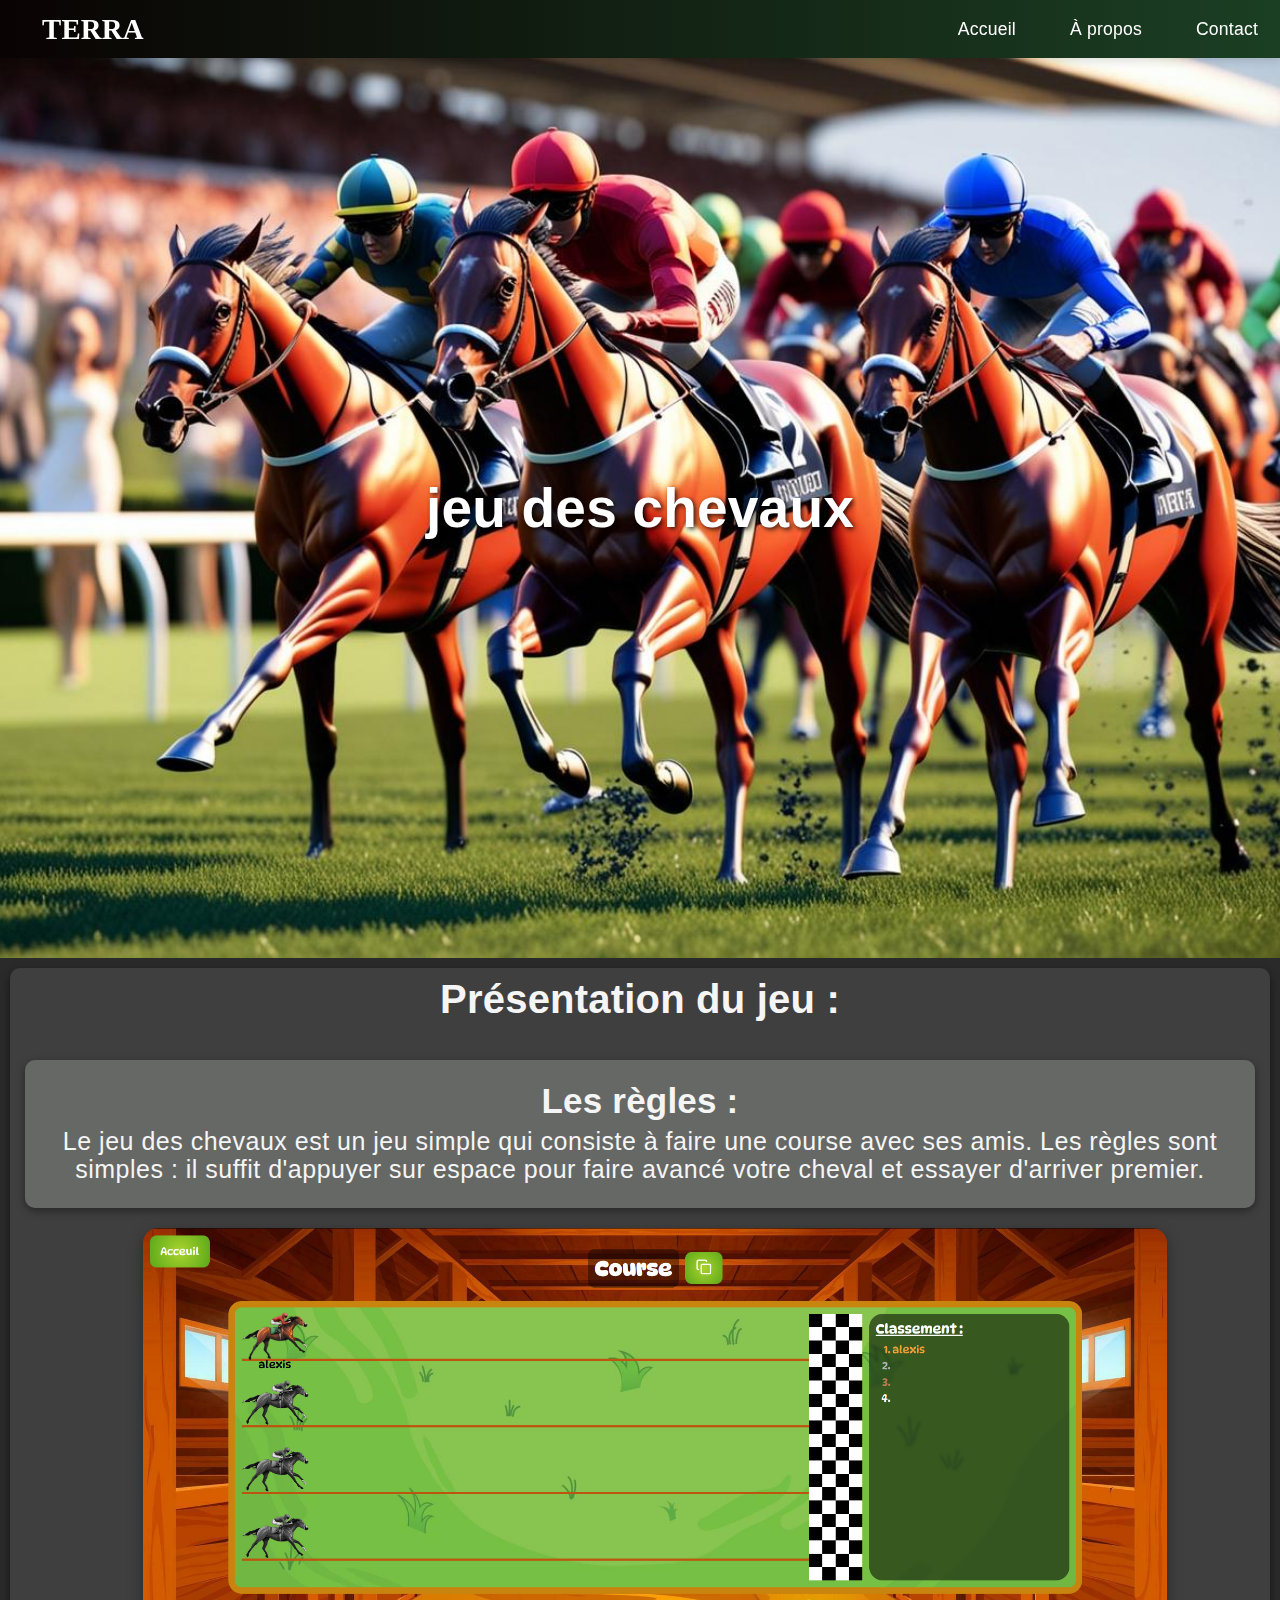
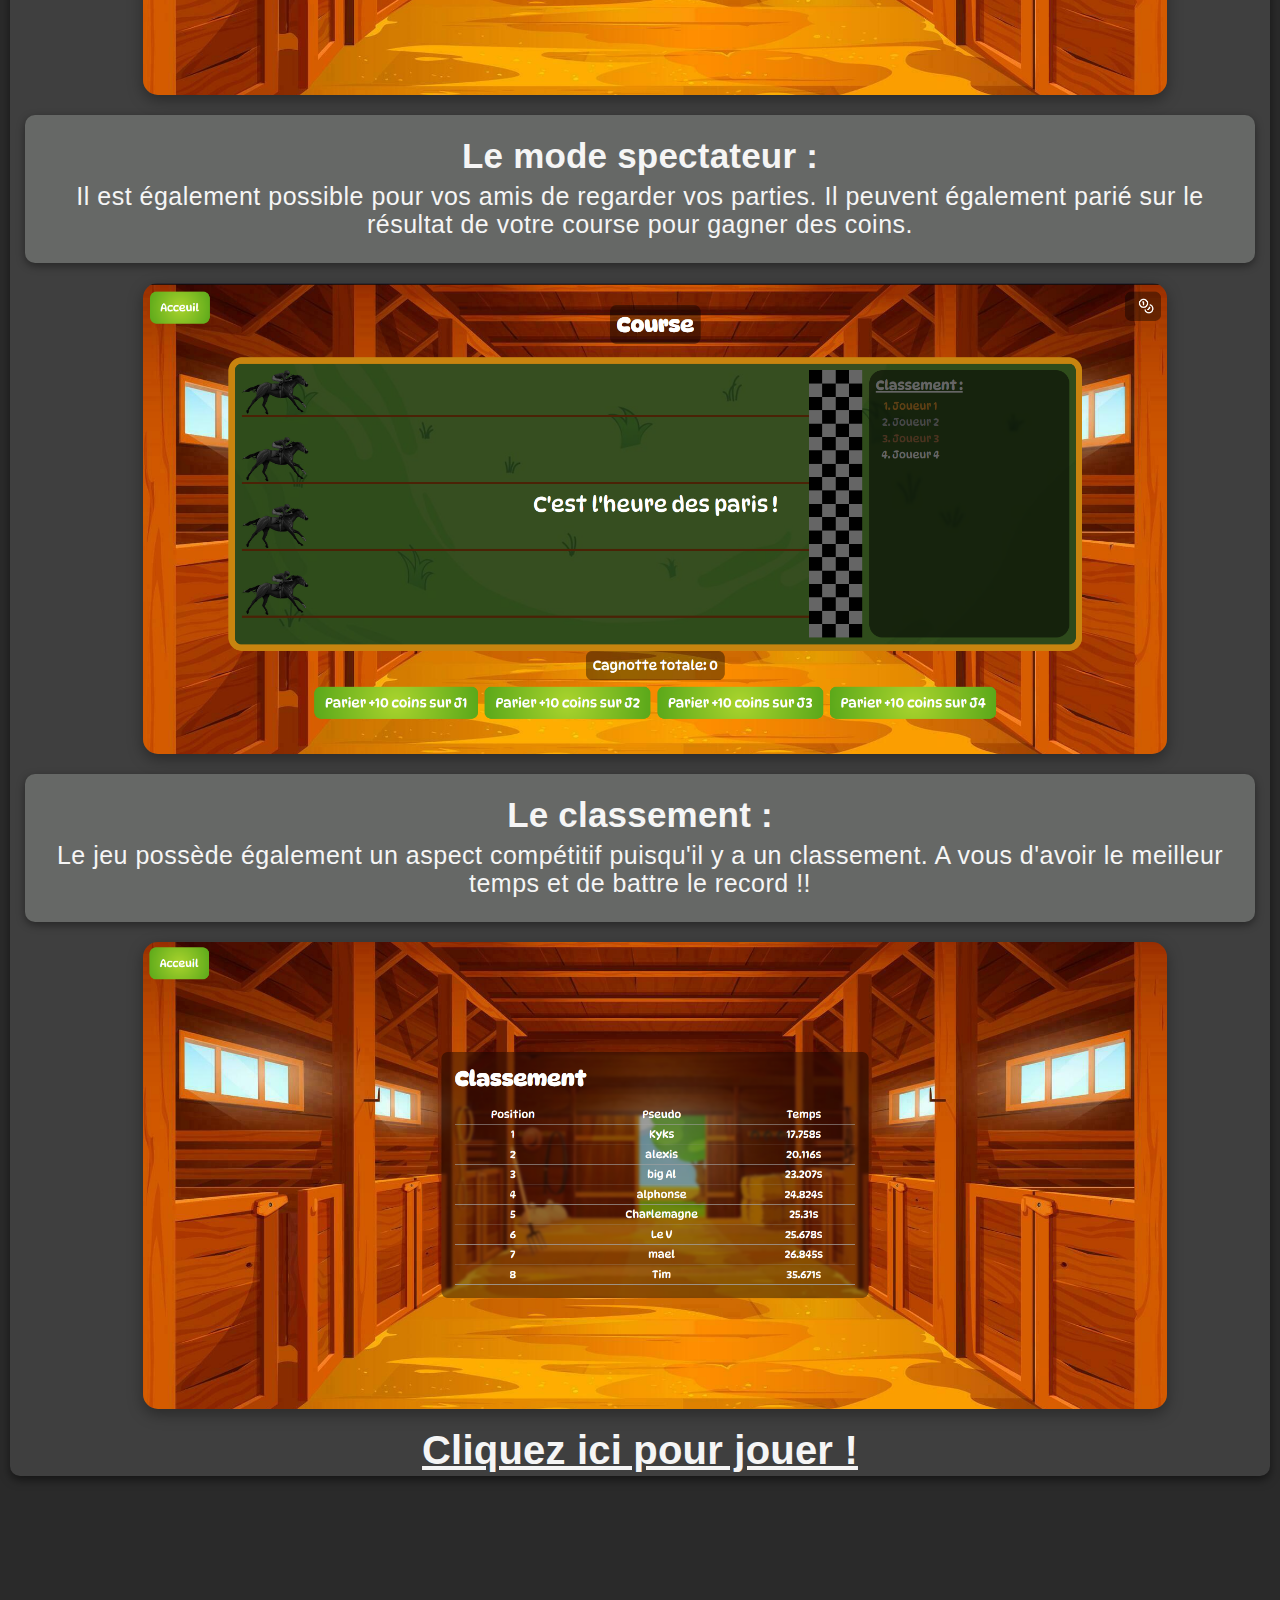
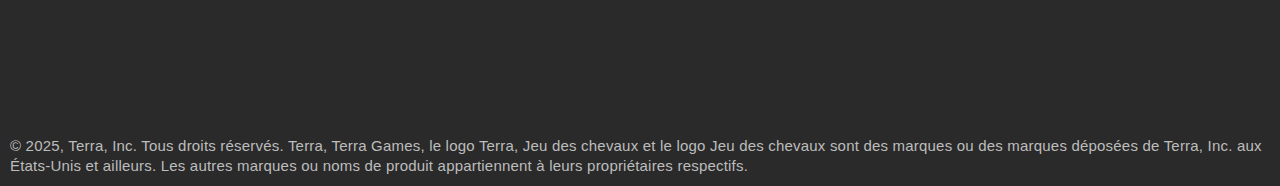
<file: jeu_des_chevaux/index.html>
<!DOCTYPE html>
<html lang="fr">
  <head>
    <meta charset="UTF-8" />
    <meta name="viewport" content="width=device-width, initial-scale=1.0" />
    <link rel="stylesheet" href="style.css" />
    <link rel="icon" type="image/x-icon" href="/jeu_des_chevaux/asset/favicon.ico" />
    <title>Jeu des chevaux</title>
  </head>
  
  <body>
    <header class="header">
      <div class="container">
        <a href="/index.html" class="nav-link" id="TERRA">TERRA</a>
        <nav class="nav">
          <a href="/index.html" class="nav-link" id="accueil">Accueil</a>
          <a href="/apropos/apropos.html" class="nav-link" id="a-propos">À propos</a>
          <a href="/contact/contact.html" class="nav-link" id="contact"
            >Contact</a>
        </nav>
      </div>
    </header>
    <section>
      <div id="background">
        <h1>jeu des chevaux</h1>
      </div>
    </section>
    <div id="content">
      <h2>Présentation du jeu :</h2>
      <div class="box">
        <h3>Les règles :</h3>
        <p>
          Le jeu des chevaux est un jeu simple qui consiste à faire une course
          avec ses amis. Les règles sont simples : il suffit d'appuyer sur
          espace pour faire avancé votre cheval et essayer d'arriver premier.
        </p>
      </div>
      <img id="horse" src="/jeu_des_chevaux/asset/chevaux.png" alt="horse" />
      <div class="box">
        <h3>Le mode spectateur :</h3>
        <p>
          Il est également possible pour vos amis de regarder vos parties. Il
          peuvent également parié sur le résultat de votre course pour gagner
          des coins.
        </p>
      </div>
      <img id="bet" src="/jeu_des_chevaux/asset/bet.png" alt="bet" />
      <div class="box">
        <h3>Le classement :</h3>
        <p>
          Le jeu possède également un aspect compétitif puisqu'il y a un
          classement. A vous d'avoir le meilleur temps et de battre le record !!
        </p>
      </div>
      <img src="/jeu_des_chevaux/asset/leaderboard.png" alt="leaderboard" />

      <a href="https://course-de-chevaux.onwapp.com/index.html">
        <h2 id="lien">Cliquez ici pour jouer !</h2></a
      >
    </div>
    <div id="container"></div>
  </body>
  <footer>
    © 2025, Terra, Inc. Tous droits réservés. Terra, Terra Games, le logo Terra,
    Jeu des chevaux et le logo Jeu des chevaux sont des marques ou des marques
    déposées de Terra, Inc. aux États-Unis et ailleurs. Les autres marques ou
    noms de produit appartiennent à leurs propriétaires respectifs.
  </footer>
</html>
</file>
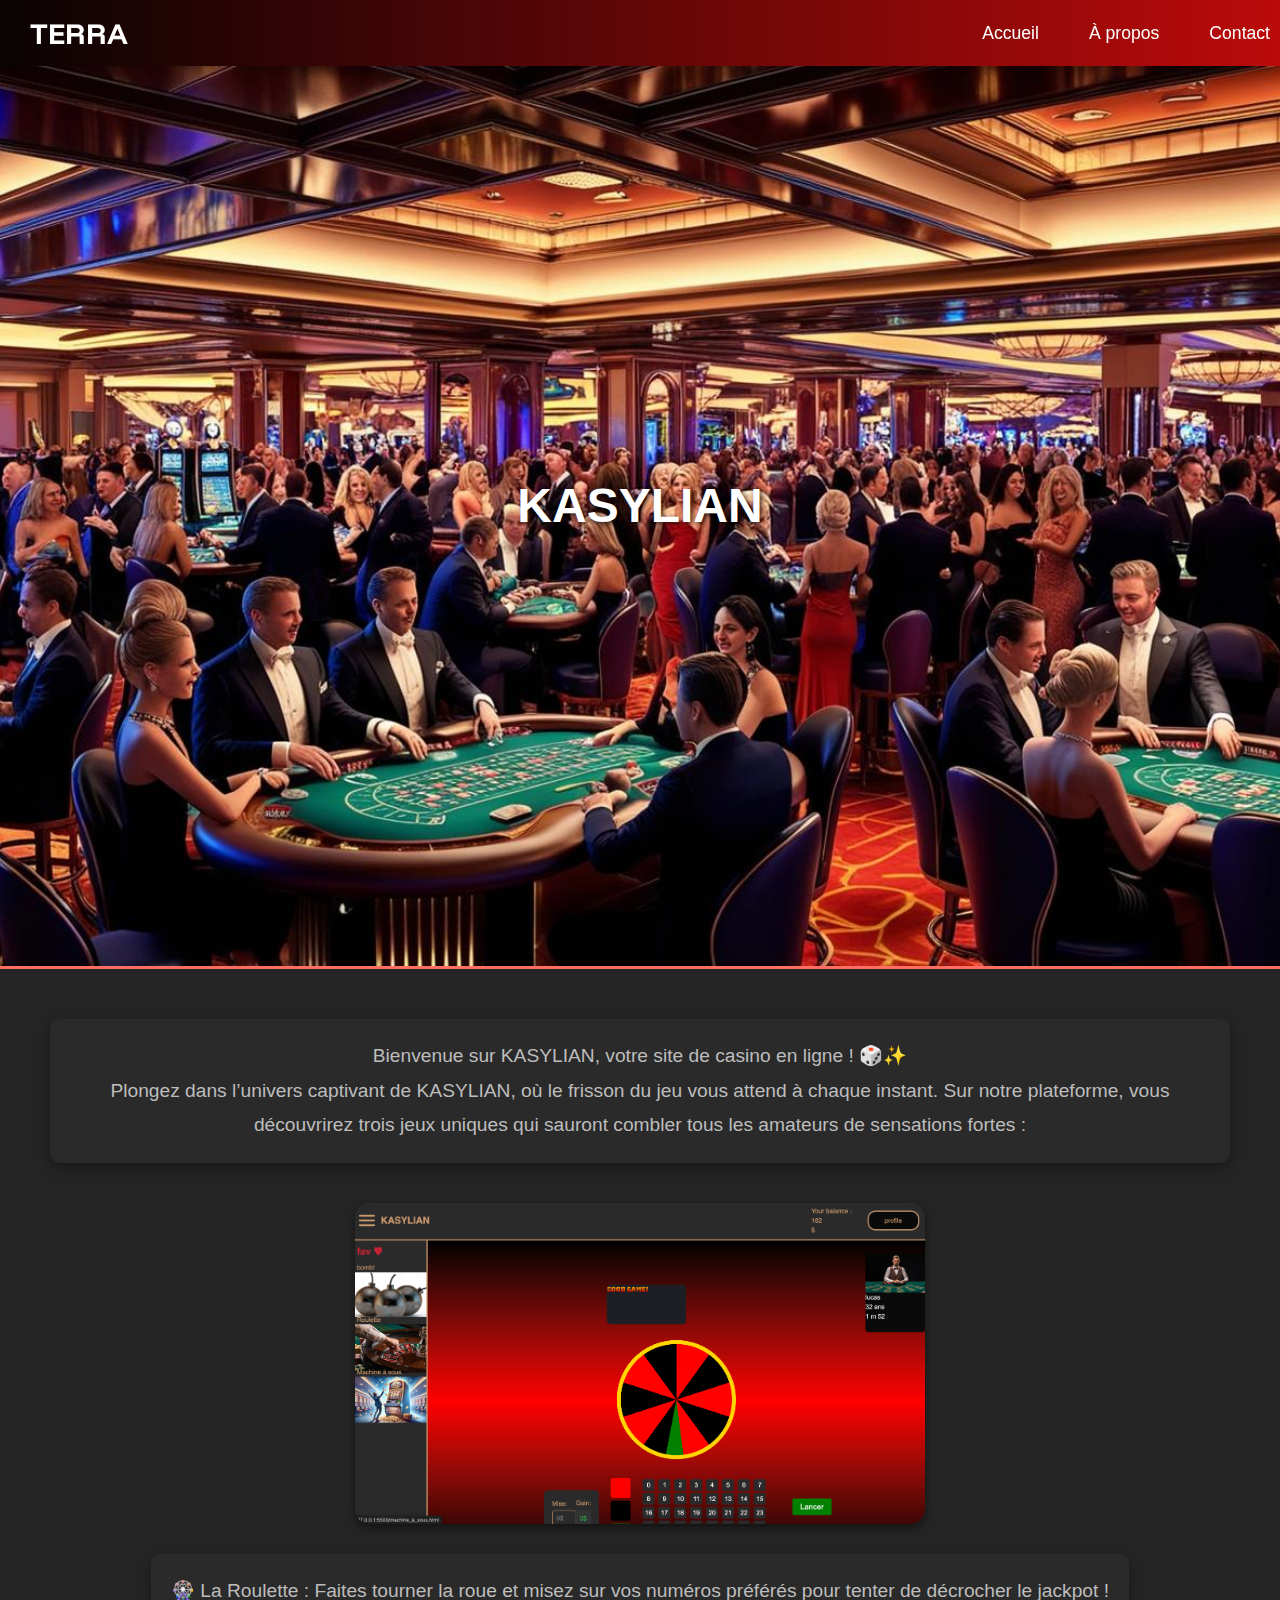
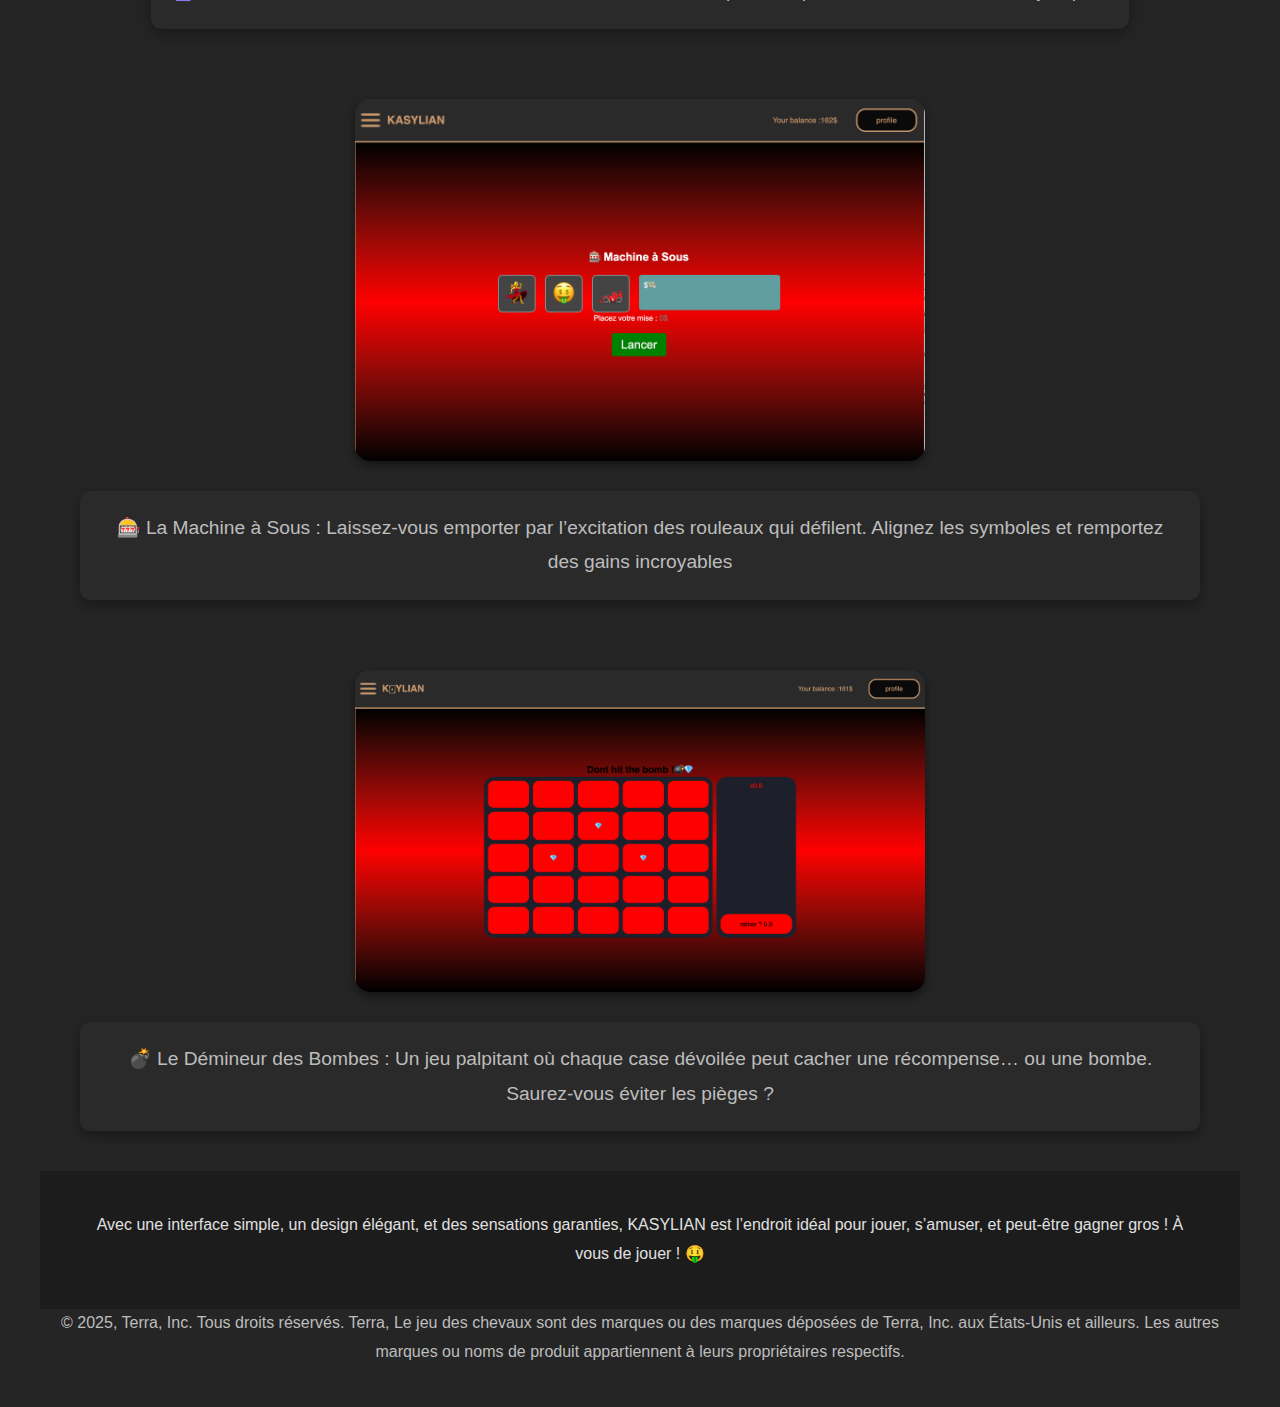
<file: kasylian/index.html>
<!DOCTYPE html>
<html lang="fr">
  <head>
    <meta charset="UTF-8" />
    <meta name="viewport" content="width=device-width, initial-scale=1.0" />
    <link rel="stylesheet" href="style.css" />
    <title>Document</title>
    
    <body>
        <header class="header">
      <div class="container">
        <a href="/index.html" class="nav-link" id="TERRA">TERRA</a>
        <nav class="nav">
          <a href="/index.html" class="nav-link" id="accueil">Accueil</a>
          <a href="/apropos/apropos.html" class="nav-link" id="a-propos">À propos</a>
          <a href="/contact/contact.html" class="nav-link" id="contact">Contact</a>
        </nav>
      </div>
    </header>
        <section class="hautdepage">
           
            <div id="background">
                <h1>KASYLIAN</h1>
            </div>
        </section>
      <section class="basdepage">
         <p class="txt1">Bienvenue sur KASYLIAN, votre site de casino en ligne ! 🎲✨ <br>

            Plongez dans l’univers captivant de KASYLIAN, où le frisson du jeu vous attend à chaque instant. Sur notre plateforme, vous découvrirez trois jeux uniques qui sauront combler tous les amateurs de sensations fortes :
        </p>
                <div class="box1">
                    <img id="image2" src="img/roulette.png" alt="izi">
                    <p class="txt2">		🎡 La Roulette : Faites tourner la roue et misez sur vos numéros préférés pour tenter de décrocher le jackpot !</p>
                </div> 
                <div class="box2">
                    <p class="txt3">	🎰 La Machine à Sous : Laissez-vous emporter par l’excitation des rouleaux qui défilent. Alignez les symboles et remportez des gains incroyables</p>
                    <img id="image3" src="img/machine_a_sous.png" alt="izi">
                </div>
                <div class="box3">
                    <img id="image4" src="img/demineur.png" alt="izi">
                    <p class="txt4">	💣 Le Démineur des Bombes : Un jeu palpitant où chaque case dévoilée peut cacher une récompense… ou une bombe. Saurez-vous éviter les pièges ?</p>
                </div>
                <div class="box4">
                    <p>
                        Avec une interface simple, un design élégant, et des sensations garanties, KASYLIAN est l’endroit idéal pour jouer, s’amuser, et peut-être gagner gros !
                        
                        À vous de jouer ! 🤑</p>
                </div>
                <footer>© 2025, Terra, Inc. Tous droits réservés. Terra, Le jeu des chevaux sont des marques ou des marques déposées de Terra, Inc. aux États-Unis et ailleurs. Les autres marques ou noms de produit appartiennent à leurs propriétaires respectifs.</footer>
            
       
            </div>
      
            

            

        
      </section>
      
        
    </body>
    
</html>
</file>
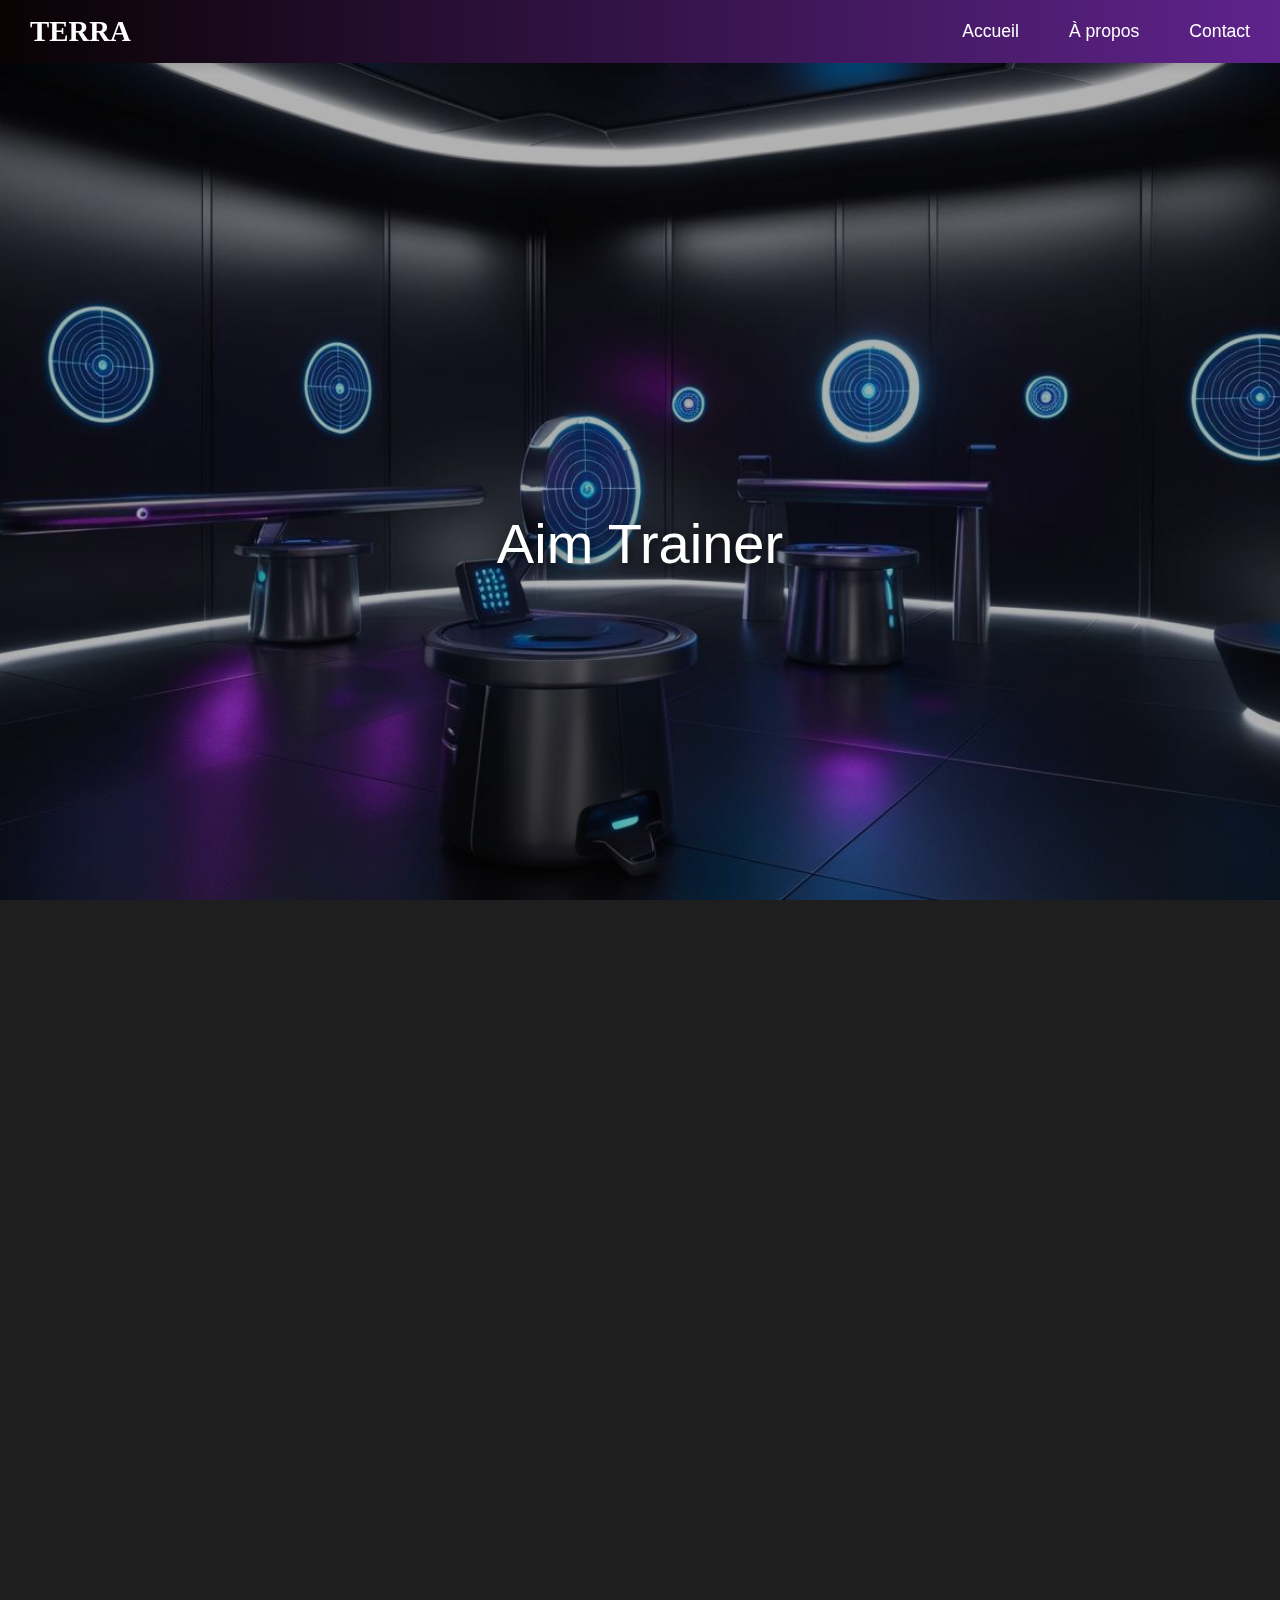
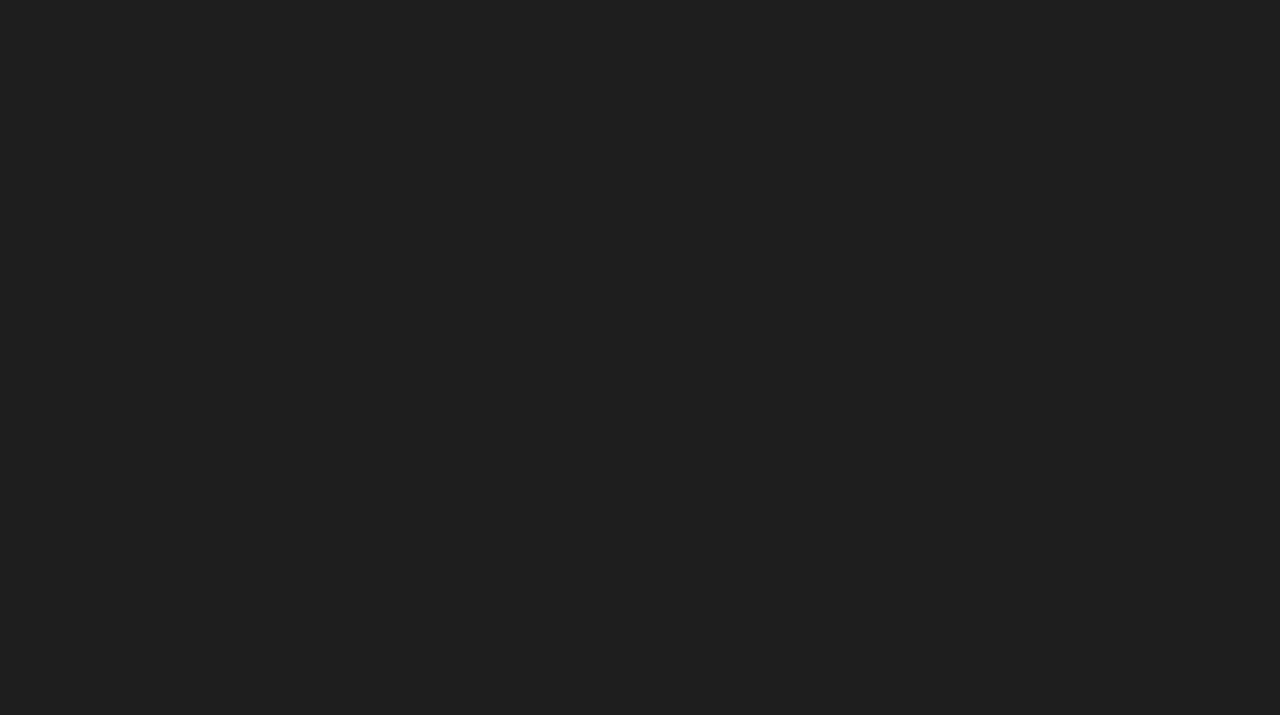
<file: presentationaimtrainer/index.html>
<!DOCTYPE html>
<html lang="fr">
<head>
    <meta charset="UTF-8">
    <meta name="viewport" content="width=device-width, initial-scale=1.0">
    <title>Accueil</title>
    <link rel="stylesheet" href="index.css">
</head>
<body>
    <header class="header">
        <div class="container">

          <a href="/index.html" class="nav-link" id="TERRA">TERRA</a>
          
          <nav class="nav">
            <a href="/index.html" class="nav-link" id="accueil">Accueil</a>
            <a href="/apropos/apropos.html" class="nav-link" id="a-propos">À propos</a>
            <a href="/contact/contact.html" class="nav-link" id="contact">Contact</a>
          </nav>
        </div>
      </header>

    <div class="titre"> Aim Trainer</div>

    <div class="content">
        <h1>Bienvenue sur l'Aim Trainer</h1>
        <p>Voici un jeu qui vous permettra de tester votre précision et votre vitesse.</p>
    </div>
    <div class="bigconteneur">
        <div class="first-container">
            <div class="image-content">
                <img src="/presentationaimtrainer/images/screen1.png" alt="Image">
            </div>
            <div class="text-content">
                <p>Faites preuve d'une précision redoutable pour éliminer les cibles, mais attention : chaque seconde compte. Ne laissez pas le chronomètre vous rattraper !</p>
            </div>
            <div class="last-image-content">
                <img src="/presentationaimtrainer/images/screen3.png" alt="Image">
            </div>
        </div>


        <div class="second-container">
            <div class="text-content">
                <p>Le principe du jeu est simple : cliquez sur les cibles qui apparaissent au fur et à mesure, et tentez de battre votre record en terminant le plus rapidement possible !</p>
            </div>
            <div class="image-content">
                <img src="/presentationaimtrainer/images/screen2.png" alt="Image">
            </div>
            <div class="last-text-content">
                <p>Il est temps de relever le défi. Affûtez vos réflexes, affinez votre précision et montrez de quoi vous êtes capable !</p>
            </div>
            </div>
            </div>
</body>

</html>
</file>
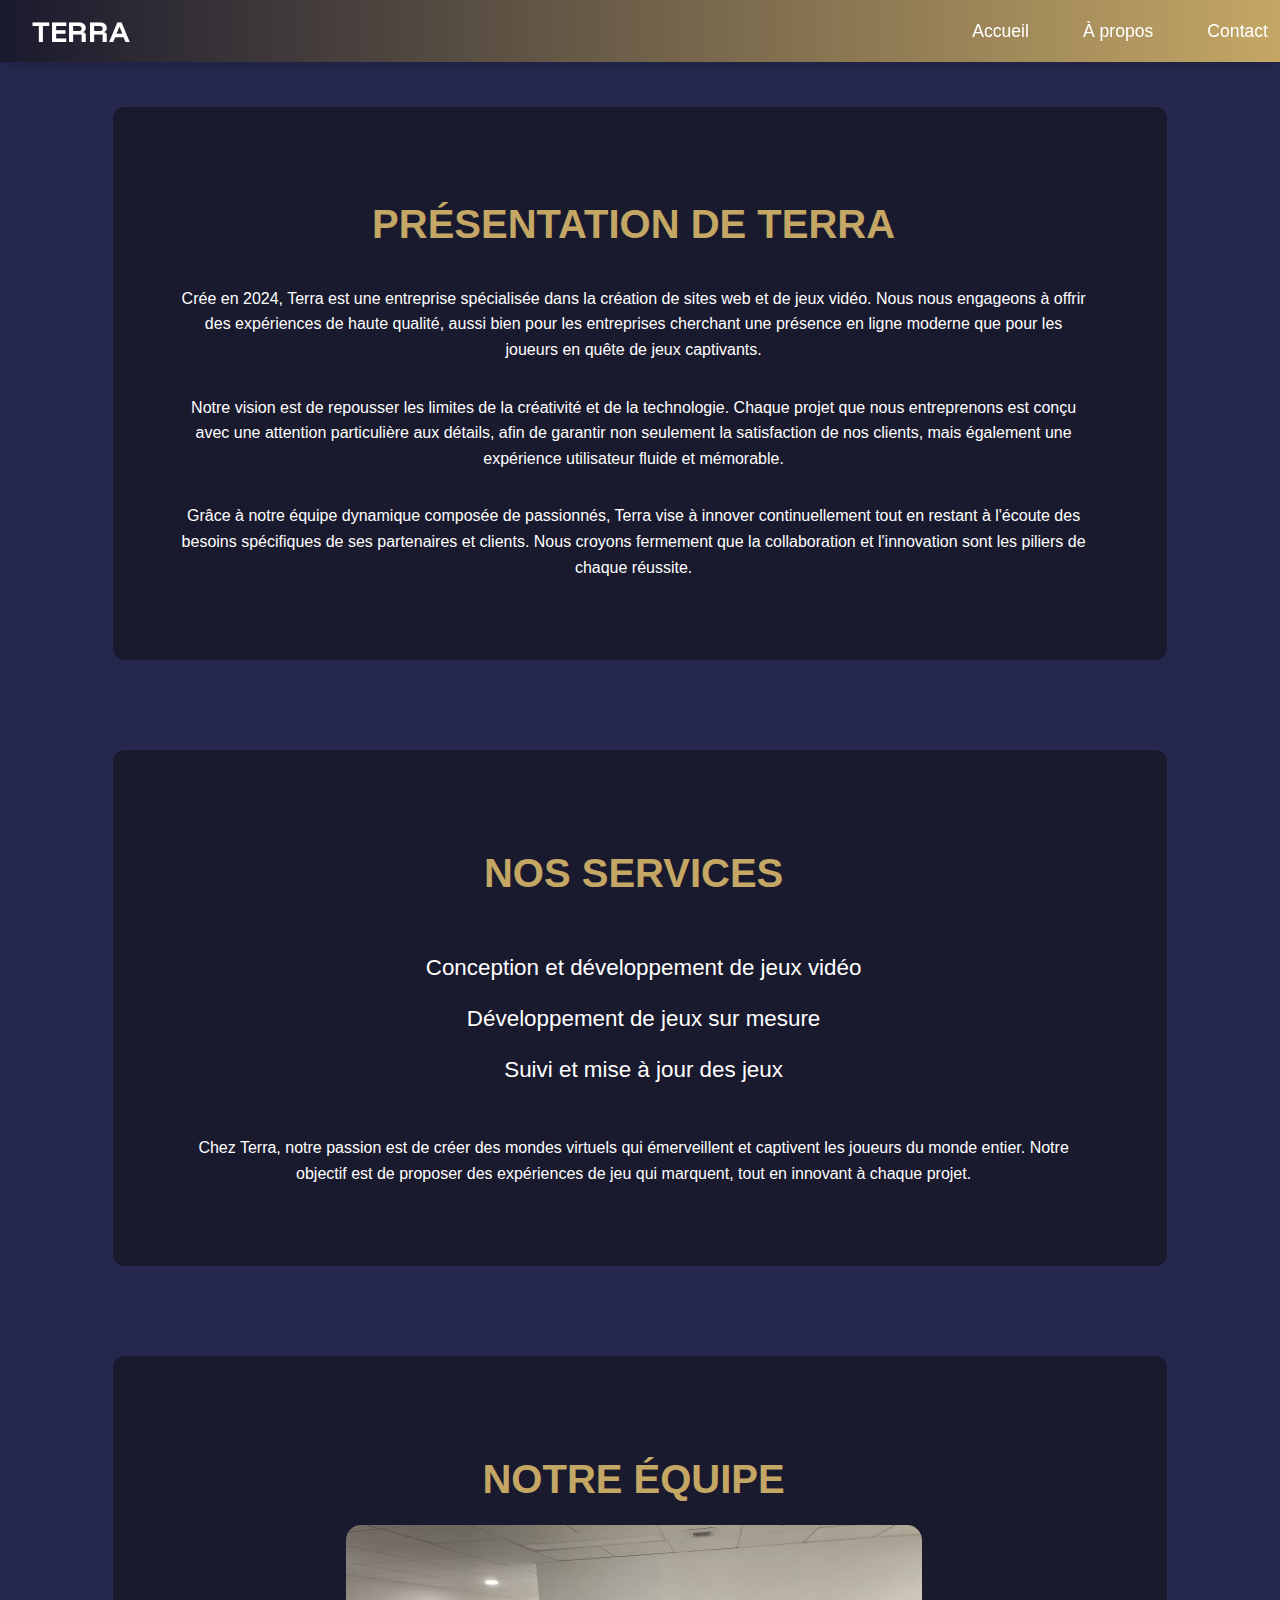
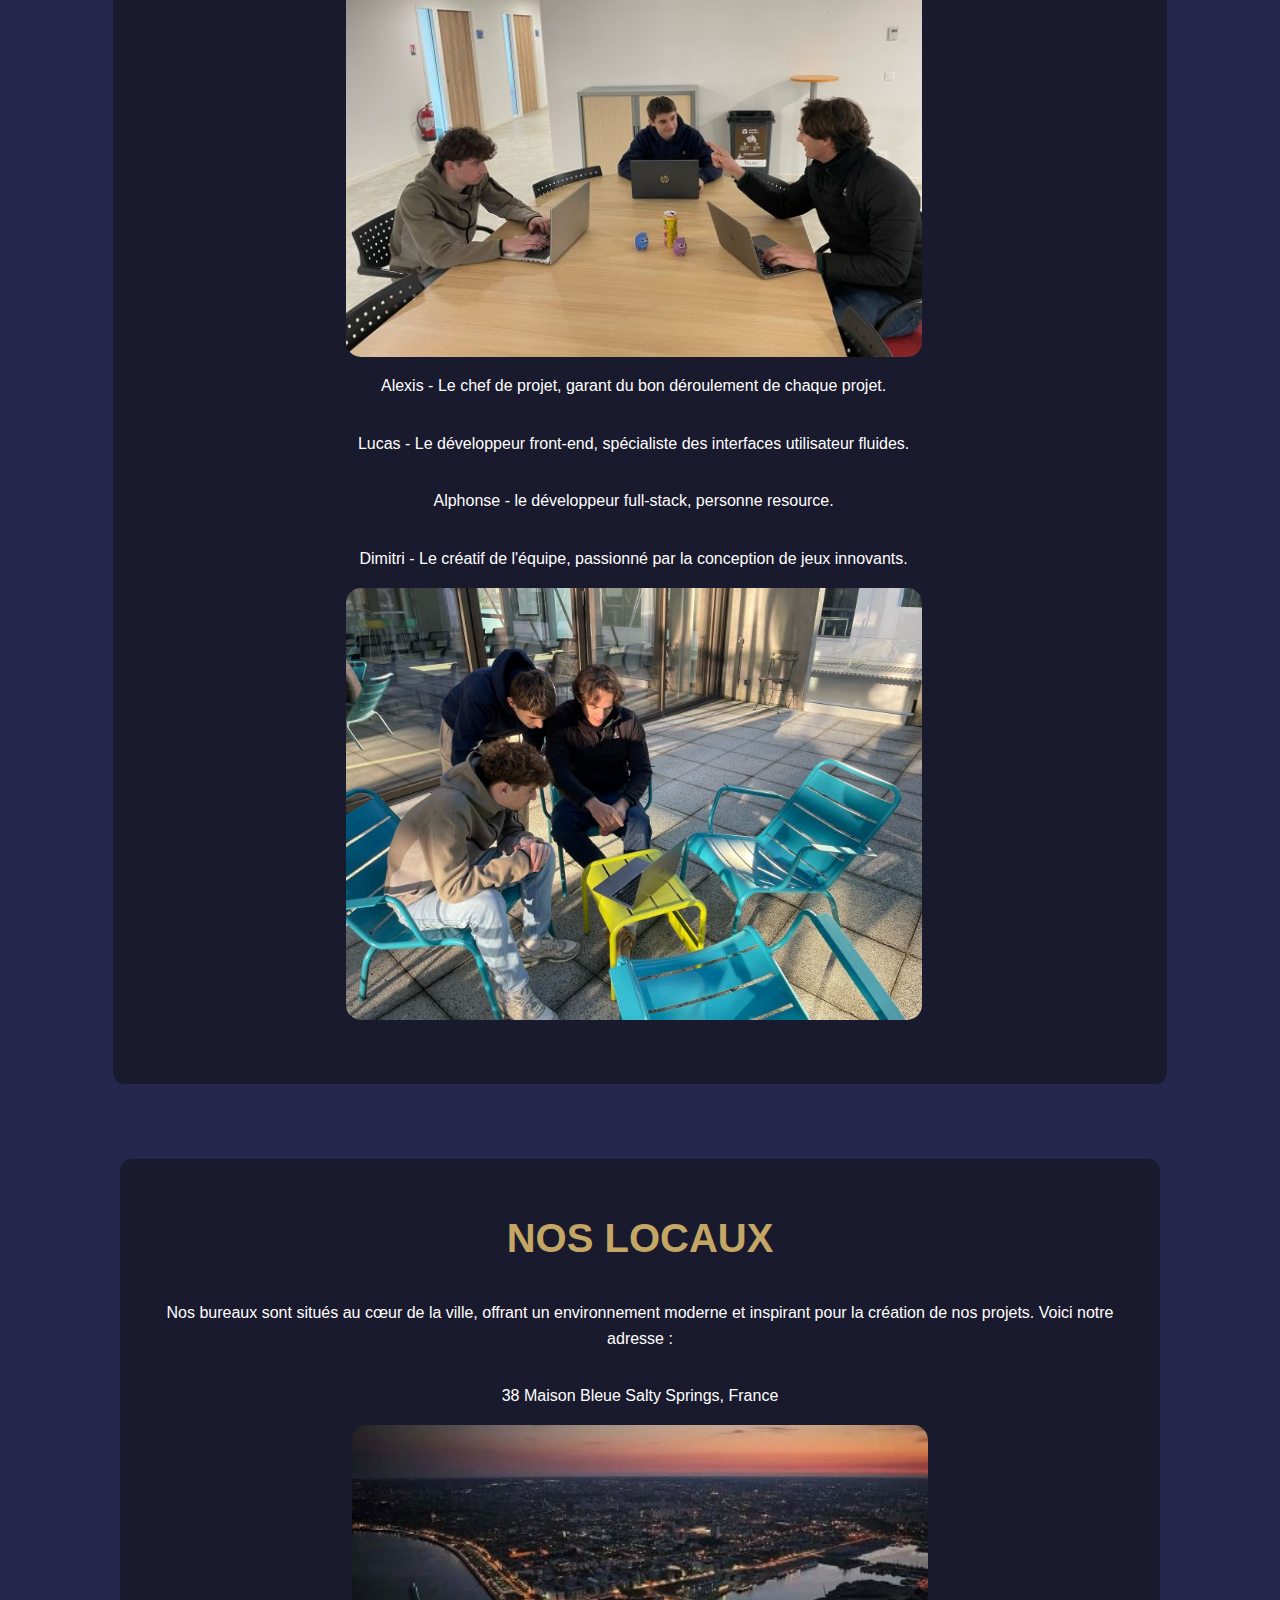
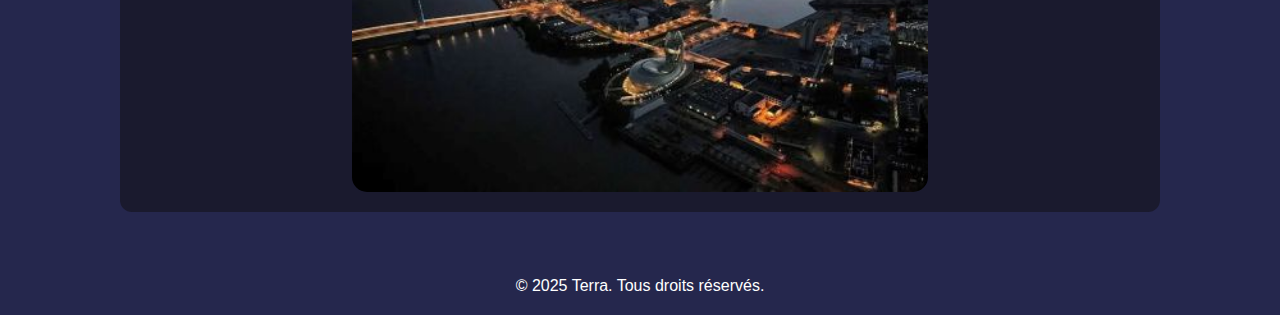
<file: apropos/apropos.html>
<!DOCTYPE html>
<html lang="fr">
  <head>
    <meta charset="UTF-8" />
    <meta name="viewport" content="width=device-width, initial-scale=1.0" />
    <title>À propos de Terra</title>
    <link rel="stylesheet" href="apropos.css" />
  </head>
  <body>
    <header class="header">
      <div class="container">
        <a href="/index.html" class="nav-link" id="TERRA">TERRA</a>
        <nav class="nav">
          <a href="/index.html" class="nav-link" id="accueil">Accueil</a>
          <a href="/apropos/apropos.html" class="nav-link" id="a-propos">À propos</a>
          <a href="/contact/contact.html" class="nav-link" id="contact">Contact</a>
        </nav>
      </div>
    </header>
    <div class="conteneur">
      <div class="presentation">
        <h1>Présentation de Terra</h1>
        <p>
          Crée en 2024, Terra est une entreprise spécialisée dans la création de
          sites web et de jeux vidéo. Nous nous engageons à offrir des
          expériences de haute qualité, aussi bien pour les entreprises
          cherchant une présence en ligne moderne que pour les joueurs en quête
          de jeux captivants.
        </p>
        <p>
          Notre vision est de repousser les limites de la créativité et de la
          technologie. Chaque projet que nous entreprenons est conçu avec une
          attention particulière aux détails, afin de garantir non seulement la
          satisfaction de nos clients, mais également une expérience utilisateur
          fluide et mémorable.
        </p>
        <p>
          Grâce à notre équipe dynamique composée de passionnés, Terra vise à
          innover continuellement tout en restant à l'écoute des besoins
          spécifiques de ses partenaires et clients. Nous croyons fermement que
          la collaboration et l'innovation sont les piliers de chaque réussite.
        </p>
      </div>

      <div class="services">
        <h2>Nos services</h2>
        <ul>
          <li>Conception et développement de jeux vidéo</li>
          <li>Développement de jeux sur mesure</li>
          <li>Suivi et mise à jour des jeux</li>
        </ul>
        <p>
          Chez Terra, notre passion est de créer des mondes virtuels qui
          émerveillent et captivent les joueurs du monde entier. Notre objectif
          est de proposer des expériences de jeu qui marquent, tout en innovant
          à chaque projet.
        </p>
      </div>

      <div class="equipe">
        <h2>Notre équipe</h2>
        <div class="photos">

            <img src="/apropos/image/photoequipe1.jpg" class="photo" />
          </div>
          <p>
            Alexis - Le chef de projet, garant du bon déroulement de chaque
            projet.
          </p>
          <p>
            Lucas - Le développeur front-end, spécialiste des interfaces
            utilisateur fluides.
          </p>
          <p>
            Alphonse - le développeur full-stack, personne resource.
          </p>

          <p>
            Dimitri - Le créatif de l'équipe, passionné par la conception de
            jeux innovants.
          </p>

            <img src="/apropos/image/photoequipe2.jpg" class="photo" />
          </div>

         
        </div>
      </div>

      <div class="localisation">
        <h2>Nos locaux</h2>
        <p>
          Nos bureaux sont situés au cœur de la ville, offrant un environnement
          moderne et inspirant pour la création de nos projets. Voici notre
          adresse :
        </p>
        <p>38 Maison Bleue Salty Springs, France</p>
        <img src="/apropos/image/vue.jpg" class="vuebdx" />
        
      </div>
    </div>

    <footer>
      <p>&copy; 2025 Terra. Tous droits réservés.</p>
    </footer>
  </body>
</html>
</file>
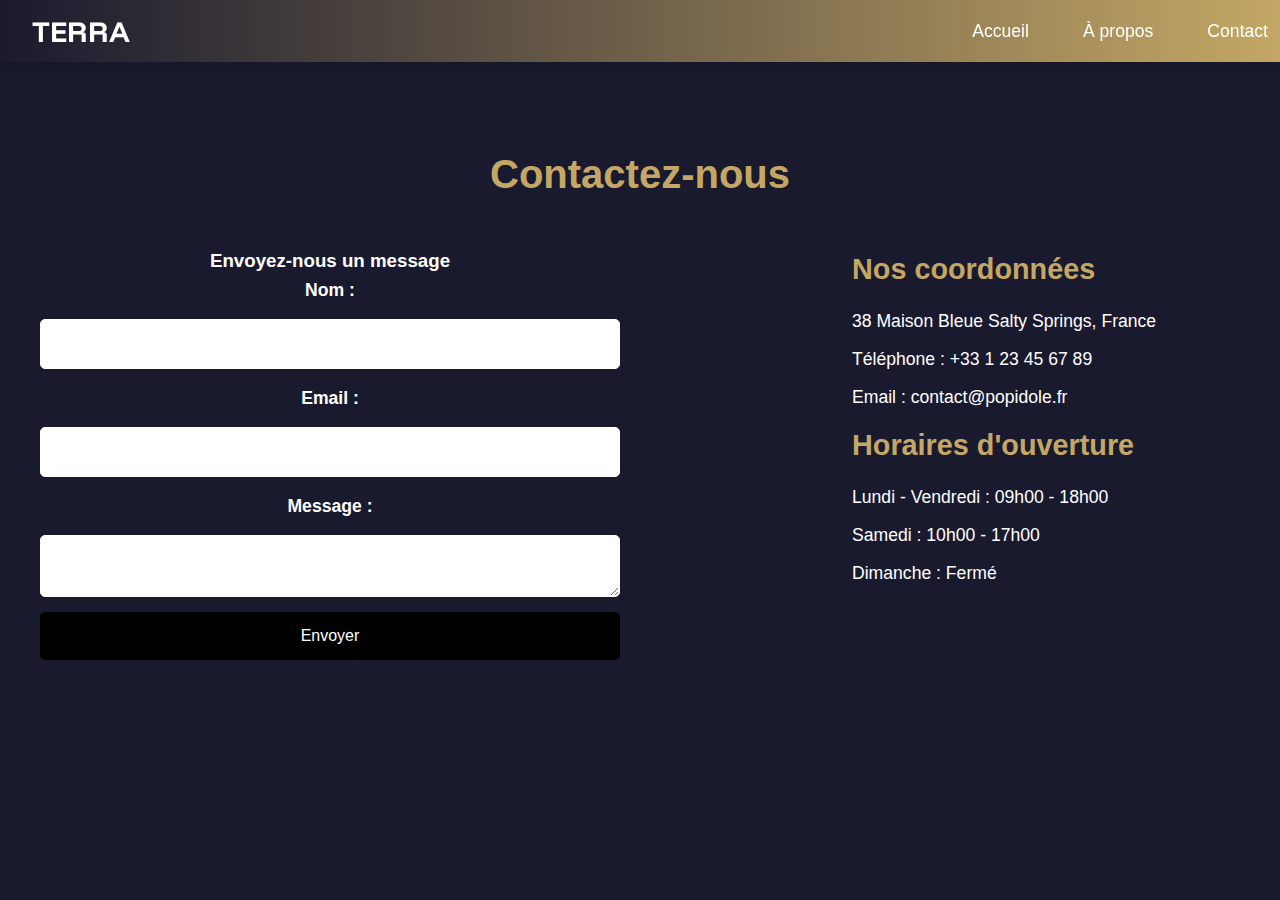
<file: contact/contact.html>
<!DOCTYPE html>
<html lang="fr">
  <head>
    <meta charset="UTF-8" />
    <meta name="viewport" content="width=device-width, initial-scale=1.0" />
    <title>Contact - Pop Idole</title>
    <link rel="stylesheet" href="contact.css" />
    <link
      href="https://fonts.googleapis.com/css2?family=Poppins:wght@400;600&display=swap"
      rel="stylesheet"
    />
  </head>
  <body>
    <header class="header">
      <div class="container">
        <a href="/index.html" class="nav-link" id="TERRA">TERRA</a>
        <nav class="nav">
          <a href="/index.html" class="nav-link" id="accueil">Accueil</a>
          <a href="/apropos/apropos.html" class="nav-link" id="a-propos">À propos</a>
          <a href="/contact/contact.html" class="nav-link" id="contact">Contact</a>
        </nav>
      </div>
    </header>

    <section class="contact">
      <h2>Contactez-nous</h2>
      <div class="contact-content">
        <div class="contact-form">
          <h3>Envoyez-nous un message</h3>
          <form action="https://formspree.io/f/xanwzgaj" method="POST">
            <label for="name">Nom :</label>
            <input type="text" id="name" name="name" required />

            <label for="email">Email :</label>
            <input type="email" id="email" name="email" required />

            <label for="message">Message :</label>
            <textarea id="message" name="message" required></textarea>

            <input type="submit" value="Envoyer" />
          </form>
        </div>
        <div class="contact-info">
          <h3>Nos coordonnées</h3>
          <p>38 Maison Bleue Salty Springs, France</p>
          <p>Téléphone : +33 1 23 45 67 89</p>
          <p>Email : contact@popidole.fr</p>

          <h3>Horaires d'ouverture</h3>
          <p>Lundi - Vendredi : 09h00 - 18h00</p>
          <p>Samedi : 10h00 - 17h00</p>
          <p>Dimanche : Fermé</p>
        </div>
      </div>
    </section>
  </body>
</html>
</file>
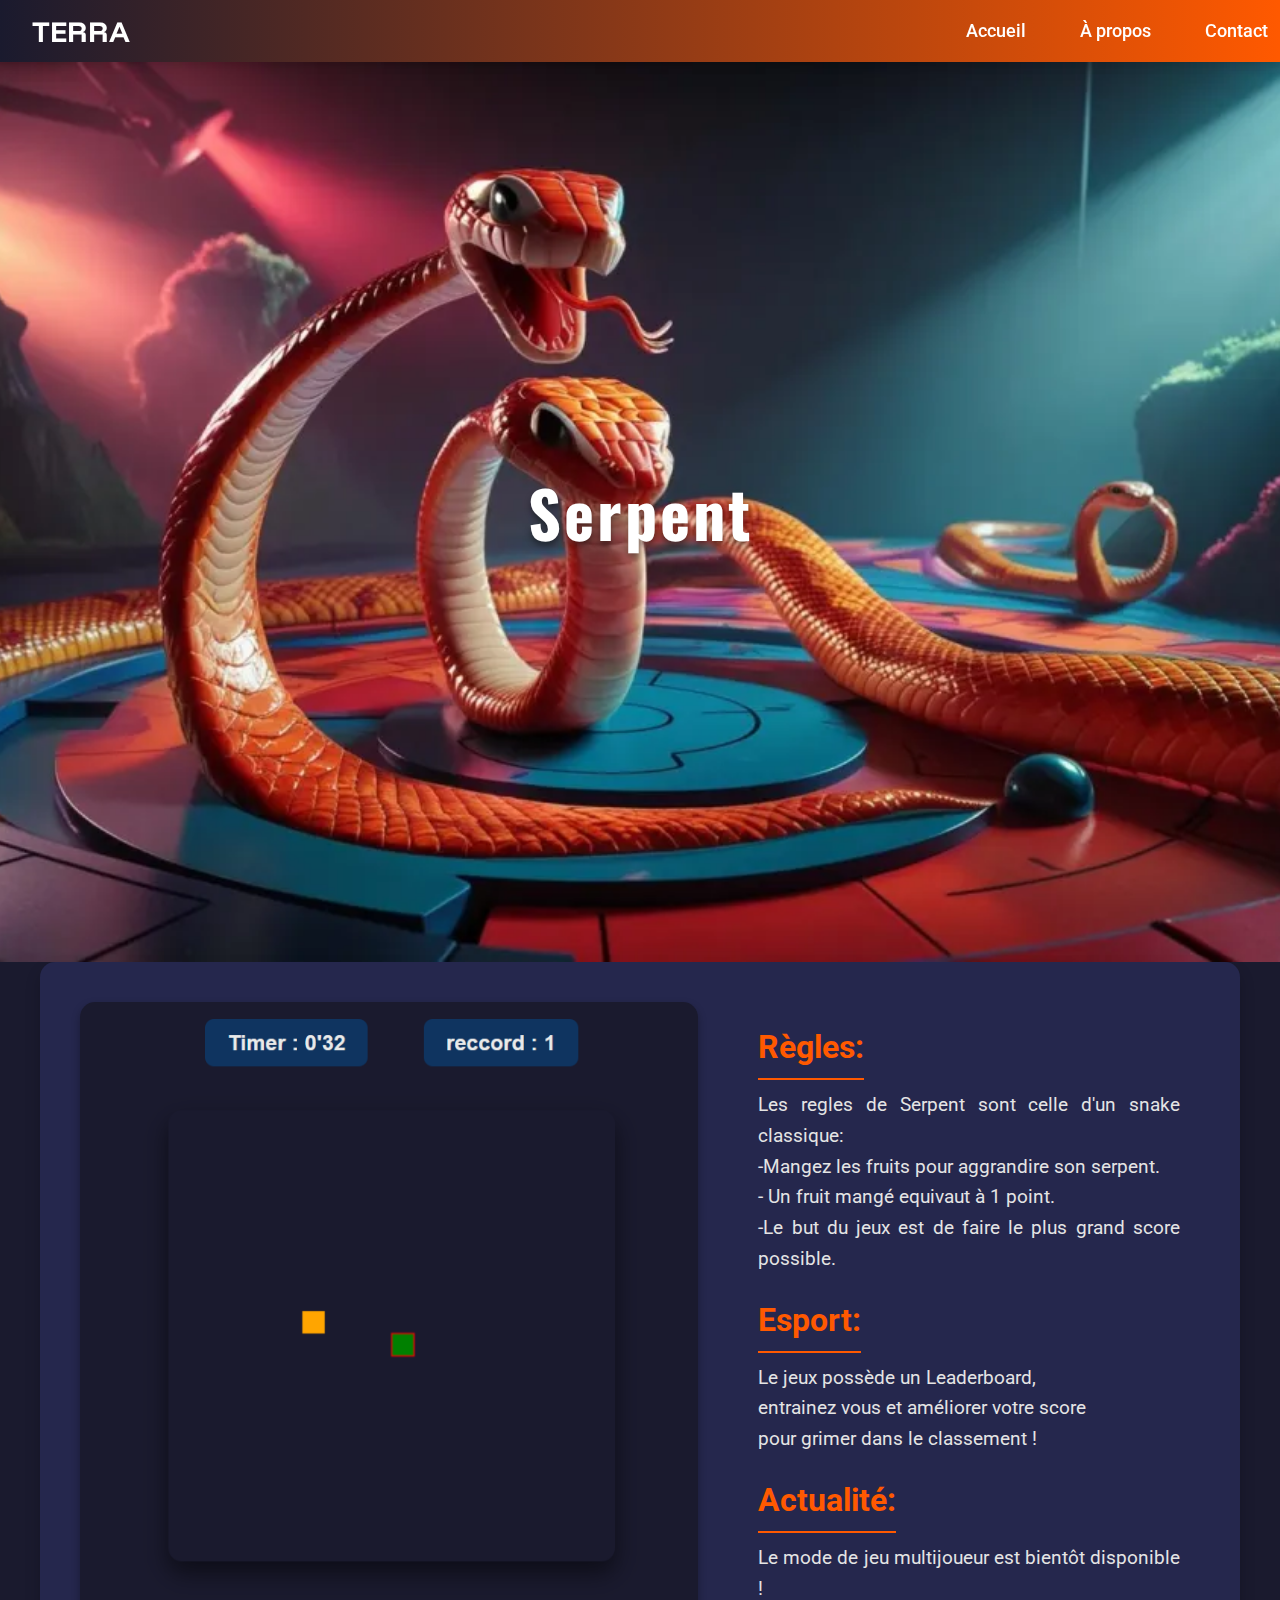
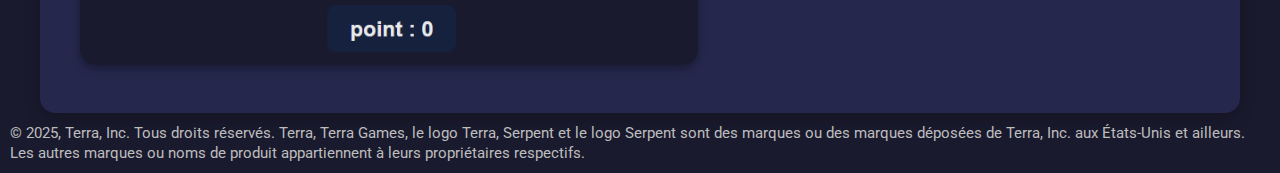
<file: snake/snake.html>
<!DOCTYPE html>
<html lang="fr">
  <head>
    <meta charset="UTF-8" />
    <meta name="viewport" content="width=device-width, initial-scale=1.0" />
    <title>Document</title>
    <link rel="stylesheet" href="style.css" />
  </head>
  <body>
    <header class="header">
      <div class="container">
        <a href="/index.html" class="nav-link" id="TERRA">TERRA</a>
        <nav class="nav">
          <a href="/index.html" class="nav-link" id="accueil">Accueil</a>
          <a href="/apropos/apropos.html" class="nav-link" id="a-propos">À propos</a>
          <a href="/contact/contact.html" class="nav-link" id="contact">Contact</a>
        </nav>
      </div>
    </header>
    <section>
      <div id="background">
          <h1>Serpent</h1>
      </div>
    </section>
    <div id="box1">
      <div>
        <img
          src="image/img_snake.png"
          alt="image du jeu snake"
          id="image_jeu"
        />
      </div>
      <div id="text1">
        <h2>Règles:</h2>
        <p>
          Les regles de Serpent sont celle d'un snake classique:<br />-Mangez
          les fruits pour aggrandire son serpent.<br />- Un fruit mangé equivaut
          à 1 point.<br />-Le but du jeux est de faire le plus grand score
          possible.
        </p>
        <h2>Esport:</h2>
        <p>
          Le jeux possède un Leaderboard,<br />
          entrainez vous et améliorer votre score<br />
          pour grimer dans le classement !
        </p>
        <h2>Actualité:</h2>
        <p>Le mode de jeu multijoueur est bientôt disponible !</p>
      </div>
    </div>
  </body>
  <footer>
    © 2025, Terra, Inc. Tous droits réservés. Terra, Terra Games, le logo Terra,
    Serpent et le logo Serpent sont des marques ou des marques déposées de
    Terra, Inc. aux États-Unis et ailleurs. Les autres marques ou noms de
    produit appartiennent à leurs propriétaires respectifs.
  </footer>
</html>
</file>
<file: jeu_des_chevaux/style.css>
@import url("https://fonts.googleapis.com/css2?family=Oswald:wght@200..700&display=swap");

*,
::before,
::after {
  box-sizing: border-box;
  margin: 0;
  padding: 0;
  font-family: OpenSans, sans-serif;
  color: whitesmoke;
  line-height: 22px;
  letter-spacing: 0.2px;
}

body {
  background-color: #2a2a2a;
}

#background {
  height: 100vh;
  background: url("/jeu_des_chevaux/asset/course.jpg") no-repeat center/cover;
  display: flex;
  justify-content: center;
  align-items: center;
  color: aliceblue;
  font-size: 2.5rem;
  text-shadow: 2px 2px 8px rgba(0, 0, 0, 0.7);
}

h1 {
  font-family: "Bungee Spice", sans-serif;
  font-size: 3rem;
  color: white;
  text-shadow: 2px 2px 5px rgba(0, 0, 0, 0.8);
  text-align: center;
}

h2 {
  margin-top: 10px;
  margin-bottom: 30px;
  color: whitesmoke;
}

h3 {
  margin-top: 10px;
  margin-bottom: 5px;
}

p {
  margin-bottom: 10px;
  margin-top: 5px;
}

#content {
  margin-top: 10px;
  margin-left: 10px;
  margin-right: 10px;
  padding: 5px;
  display: flex;
  flex-direction: column;
  color: aliceblue;
  display: flex;
  text-align: center;
  justify-content: space-between;
  background-color: rgba(255, 255, 255, 0.1);
  box-shadow: 0 4px 10px rgba(0, 0, 0, 0.5);
  border-radius: 10px;
}

img {
  border-radius: 15px;
  width: 80vw;
  margin-left: 10vw;
  margin-top: 20px;
  box-shadow: rgba(0, 0, 0, 0.35) 0px 5px 15px;
  transition: transform 0.3s ease, box-shadow 0.3s ease;
}

img:hover {
  transform: scale(1.05);
}

#container {
  height: 250px;
}

footer {
  margin: 10px;
  font-size: 10px;
  line-height: 20px;
  color: rgb(189 189 189);
}

.box {
  padding: 10px;
  background-color: #666866;
  border-radius: 10px;
  box-shadow: 0 3px 8px rgba(0, 0, 0, 0.4);
  text-align: center;
  margin-left: 10px;
  margin-right: 10px;
  margin-top: 20px;
}

#lien {
  margin-top: 30px;
  margin-bottom: 10px;
}

@media screen and (min-width: 900px) {
  p {
    font-size: 25px;
    line-height: 28px;
    letter-spacing: 0.5px;
    margin-bottom: 15px;
  }

  h3 {
    font-size: 35px;
    margin-top: 20px;
    margin-bottom: 15px;
  }

  h2 {
    font-size: 40px;
    margin-top: 15px;
  }

  h1 {
    font-size: 55px;
  }

  footer {
    font-size: 15px;
  }
}

.header {
  background: linear-gradient(90deg, #090303, #1b3f23);
  color: white;
  padding: 10px;
  position: sticky; 
  top: 0;
  z-index: 1000;
  box-shadow: 0 2px 10px rgba(0, 0, 0, 0.15);
}

.header .container {
  display: flex;
  justify-content: space-between;
  align-items: center;
}

.logo h1 {
  margin: 0;
  color: white;
  font-size: 1.8em;
  font-weight: bold;
  text-transform: uppercase;
  letter-spacing: 2px;
  font-family: "Segoe UI", sans-serif;
}

.nav {
  display: flex;
  gap: 30px;
}

.nav-link {
  text-decoration: none;
  color: white;
  font-size: 1.1em;
  font-weight: 500;
  padding: 8px 12px;
  border-radius: 5px;
  transition: background-color 0.3s, transform 0.2s ease;
}

.nav-link:hover {
  background-color: rgba(255, 255, 255, 0.2);
  transform: scale(1.1);
}

@media (max-width: 768px) {
  .header .container {
    flex-direction: column;
  }

  .nav {
    margin-top: 10px;
    flex-wrap: wrap;
    justify-content: center;
    gap: 10px;
  }
}

#TERRA {
  font-family: "Funnel Display";
  font-size: 1.8em;
  font-weight: bold;
  margin-left: 20px;
}
</file>
<file: kasylian/style.css>
@import url("https://fonts.googleapis.com/css2?family=Funnel+Display:wght@300..800&display=swap");
* {
  margin: 0;
  padding: 0;
  box-sizing: border-box;
}

body {
  font-family: "Oswald", sans-serif;
  background-color: #1c1c1c;
  color: #e0e0e0;
  line-height: 1.6;
  scroll-behavior: smooth;
}

h1 {
  font-family: "Bungee Spice", sans-serif;
  font-size: 3rem;
  color: white;
  text-shadow: 2px 2px 5px rgba(0, 0, 0, 0.8);
  text-align: center;
  margin-bottom: 20px;
}

#background {
  height: 100vh;
  background: url("img/casino.jpg") no-repeat center/cover;
  display: flex;
  justify-content: center;
  align-items: center;
  color: aliceblue;
  font-size: 2.5rem;
  text-shadow: 2px 2px 8px rgba(0, 0, 0, 0.7);
  animation: fadeIn 2s ease-in-out;
}

.basdepage {
  padding: 40px;
  background-color: #252525;
  color: #bdbdbd;
  font-family: "Oswald", sans-serif;
  line-height: 1.8;
  text-align: center;
  border-top: 3px solid #ff6f61;
}

#image2,
#image3,
#image4 {
  width: 50%;
  height: auto;
  border-radius: 15px;
  box-shadow: 0 4px 10px rgba(0, 0, 0, 0.5);
  transition: transform 0.3s ease, box-shadow 0.3s ease;
}

#image2:hover,
#image3:hover,
#image4:hover {
  transform: scale(1.05);
  box-shadow: 0 6px 20px rgba(0, 0, 0, 0.8);
}

.txt1,
.txt2,
.txt3,
.txt4 {
  font-size: 1.2rem;
  padding: 20px;
  background-color: #2a2a2a;
  border-radius: 10px;
  box-shadow: rgba(0, 0, 0, 0.35) 0px 5px 15px;
  text-align: center;
  margin: 10px;
}

.box1,
.box3 {
  display: flex;
  gap: 20px;
  justify-content: center;
  align-items: center;
  padding: 30px;
  flex-wrap: wrap;
}
.box2 {
  display: flex;
  gap: 20px;
  flex-direction: column-reverse;
  justify-content: center;
  align-items: center;
  padding: 30px;
  flex-wrap: wrap;
}

.box4 {
  padding: 40px;
  background-color: #1c1c1c;
  color: #e0e0e0;
  text-align: center;
}

@media screen and (max-width: 768px) {
  #image2,
  #image3,
  #image4 {
    width: 90%;
  }

  .box1,
  .box3 {
    flex-direction: column;
  }
  .box2 {
    flex-direction: column-reverse;
  }
}

@keyframes fadeIn {
  from {
    opacity: 0;
    transform: scale(0.9);
  }
  to {
    opacity: 1;
    transform: scale(1);
  }
}

.header {
  background: linear-gradient(90deg, #090303, #bb0a0a);
  color: white;
  /* padding: 10px 10px; */
  position: sticky;
  top: 0;
  z-index: 1000;
  box-shadow: 0 2px 10px rgba(0, 0, 0, 0.15);
}

.header .container {
  display: flex;
  justify-content: space-between;
  align-items: center;
}

.logo h1 {
  margin: 0;
  color: white;
  font-size: 1.8em;
  font-weight: bold;
  text-transform: uppercase;
  letter-spacing: 2px;
  font-family: "Segoe UI", sans-serif;
}

.nav {
  display: flex;
  gap: 30px;
}

.nav-link {
  text-decoration: none;
  color: white;
  font-size: 1.1em;
  font-weight: 500;
  padding: 10px 10px;
  border-radius: 5px;
  transition: background-color 0.3s, transform 0.2s ease;
}

.nav-link:hover {
  background-color: rgba(255, 255, 255, 0.2);
  transform: scale(1.1);
}

@media (max-width: 768px) {
  .header .container {
    flex-direction: column;
  }

  .nav {
    margin-top: 10px;
    flex-wrap: wrap;
    justify-content: center;
    gap: 10px;
  }
}

#TERRA {
  font-family: "Funnel Display";
  font-size: 1.8em;
  font-weight: bold;
  margin-left: 20px;
}
</file>
<file: presentationaimtrainer/index.css>
body,
html {
  margin: 0;
  padding: 0;
  font-family: Arial, sans-serif;
  background-color: rgb(30, 30, 30);
  color: white;
  height: 100%;
  overflow-x: hidden;
}

.bigconteneur {
  display: flex;
  justify-content: space-between;
  gap: 20px;
  margin-bottom: 2%;
  flex-wrap: wrap;
}

.titre {
  min-height: 100dvh;
  background: linear-gradient(rgba(0, 0, 0, 0.3), rgba(0, 0, 0, 0.3)),
    url("/presentationaimtrainer/images/acceuil.jpg") no-repeat center center / cover;
  background-attachment: fixed;
  display: flex;
  justify-content: center;
  align-items: center;
  font-size: 3.5em;
  text-shadow: 3px 3px 8px rgba(0, 0, 0, 0.5);
  padding: 30px;
  margin-bottom: 40px;
}

.content {
  text-align: center;
  color: white;
  padding: 50px 40px;
  background-color: rgba(255, 255, 255, 0.1);
  border-radius: 15px;
  margin: 40px auto;
  max-width: 80%;
}


.first-container,
.second-container {
  display: flex;
  justify-content: space-between;
  gap: 20px;
  width: 48%; 
  flex-wrap: wrap;
  height: 250px;
}

.text-content,
.image-content {
  display: flex;
  flex-direction: column;
  justify-content: center;
  align-items: center;
  width: 100%; 
  height: 100%; 
  margin: 5%;
}

.text-content {
  /*background-color: #333; */
  padding: 10px;
  text-align: center;
  border-radius: 10px;
  height: 100%; 
  display: flex;
  justify-content: center;
}

.image-content {
  height: 100%; 
  display: flex;
  justify-content: center;
  align-items: center;
}

.image-content img {
  width: 30vw; 
  /* max-width: 100%;  */
  /* height: auto; */
  object-fit: contain;
  border-radius: 10px;
  box-shadow: 0 4px 15px rgba(255, 255, 255, 0.2);
  transition: transform 0.3s ease, box-shadow 0.3s ease;
}

.image-content img:hover {
  transform: scale(1.05);
  box-shadow: 0 8px 16px rgba(255, 255, 255, 0.4);
}


  .last-text-content {
    text-align: center;
    padding: 20px;
    padding-top: 5vh;
    border-radius: 10px;
    height: 100%; 
    

    display: flex;
    justify-content: center; 
    /* align-items: center;      */
  }


.last-text-content p {
  font-size: 1.3em;
  color: white;
}

hr {
  border: none;
  height: 2px;
  background: linear-gradient(to right, #ff00cc, #3333ff);
  margin: 40px auto;
  max-width: 80%;
}
.last-image-content {
  width: 80%;
  margin: 30px auto;
  display: flex;
  flex-direction: column;
  justify-content: center;
  align-items: center;
}

.last-image-content img {
  width: 70%; 
  max-width: 100%; 
  height: auto;
  object-fit: contain;
  border-radius: 10px;
  box-shadow: 0 4px 15px rgba(255, 255, 255, 0.2);
  transition: transform 0.3s ease, box-shadow 0.3s ease;
}


.last-image-content img:hover{
  transform: scale(1.05);
  box-shadow: 0 8px 16px rgba(255, 255, 255, 0.4);
}

@media (max-width: 768px) {
  .bigconteneur {
    flex-direction: column; 
    align-items: center;
  }

  .first-container,
  .second-container {
    width: 100%; 
    height: auto; 
  }

  .image-content img {
    width: 60vw; 
  }

  .last-text-content {
    margin-top: 30px;
  }

  .titre {
    font-size: 2.5em;
    padding: 20px;
    margin-bottom: 30px;
  }

  .last-image-content img{
    width: 60vw;
  }

}

.header {
  background: linear-gradient(90deg, #090303, #5f238c);
  color: white;
  padding-right: 20px;
  padding-top: 5px;
  padding-bottom: 5px;
  position: sticky;
  top: 0;
  z-index: 1000;
  box-shadow: 0 2px 10px rgba(0, 0, 0, 0.15);
}

.header .container {
  display: flex;
  justify-content: space-between;
  align-items: center;
}

.logo h1 {
  margin: 0;
  color: white;
  font-size: 1.8em;
  font-weight: bold;
  text-transform: uppercase;
  letter-spacing: 2px;
  font-family: "Segoe UI", sans-serif;
}

.nav {
  display: flex;
  gap: 30px;
}

.nav-link {
  text-decoration: none;
  color: white;
  font-size: 1.1em;
  font-weight: 500;
  padding: 10px 10px;
  border-radius: 5px;
  transition: background-color 0.3s, transform 0.2s ease;
}

.nav-link:hover {
  background-color: rgba(255, 255, 255, 0.2);
  transform: scale(1.1);
}

@media (max-width: 768px) {
  .header .container {
    flex-direction: column;
  }

  .nav {
    margin-top: 10px;
    flex-wrap: wrap;
    justify-content: center;
    gap: 10px;
  }
}

#TERRA {
  font-family: "Funnel Display";
  font-size: 1.8em;
  font-weight: bold;
  margin-left: 20px;
}
</file>
<file: apropos/apropos.css>
@import url("https://fonts.googleapis.com/css2?family=Funnel+Display:wght@300..800&display=swap");

body {
  margin: 0;
  padding: 0;
  font-family: "Arial", sans-serif;
  background-color: #25274d;
  color: white;
  height: 100%;
  line-height: 1.6;
  display: flex;
  flex-direction: column;
  justify-content: flex-start;
  align-items: center;
  text-align: center;
  padding-top: 100px;
}

body {
  margin: 0;
  padding: 0;
  font-family: "Arial", sans-serif;
}

.conteneur {
  display: flex;
  align-items: center;
  flex-direction: column;
}

.logo-conteneur {
  position: absolute;
  top: 10px;
  left: 50%;
  transform: translateX(-50%);
  z-index: 10;
}

.logo-image {
  width: 25%;
  height: auto;
}

.presentation,
.services,
.equipe,
.localisation {
  display: flex;
  flex-direction: column;
  justify-content: center;
  align-items: center;
  padding: 5vw;
  padding-right: 6vw;
  background-color: #1a1a2e;
  border-radius: 12px;

  width: 80%;
  max-width: 1000px;
  margin: 5vh 0;
  flex-wrap: wrap;
}

h1,
h2 {
  font-size: 2.5em;
  margin-bottom: 20px;
  color: #c4a765;
  text-transform: uppercase;
  line-height: 1.3;
}

.services ul {
  list-style-type: none;
  padding: 0;
}

.services li {
  margin: 15px 0;
  font-size: 1.4em;
  padding-left: 20px;
  position: relative;
}

.services li::before {
  color: #ffcc00;
  position: absolute;
  left: 0;
  font-size: 1.8em;
  top: 0;
}

.photos {
  display: flex;
  justify-content: center;
  gap: 20px;
  flex-wrap: wrap;
}

.photo {
  width: 45vw;
  border-radius: 15px;
  transition: transform 0.3s ease, box-shadow 0.3s ease;
}

.photo:hover {
  transform: scale(1.05);
  box-shadow: 0 8px 16px rgba(255, 255, 255, 0.4);
}

.localisation {
  background-color: #1a1a2e;
  padding: 20px;
  border-radius: 12px;

  margin-top: 30px;
}


.vuebdx:hover {
  transform: scale(1.05);
}

.vuebdx {
  width: 45vw;
  border-radius: 15px;
  transition: transform 0.3s ease, box-shadow 0.3s ease;
}

@media (max-width: 1024px) {
  .presentation,
  .services,
  .equipe,
  .localisation {
    padding: 5vw;
    padding-right: 7vw;
  }

  h1,
  h2 {
    font-size: 2.2em;
  }

  .services li {
    font-size: 1.2em;
  }

  .photo-conteneur {
    width: 100vw;
  }
}

@media (max-width: 768px) {
  .presentation,
  .services,
  .equipe,
  .localisation {
    width: 95%;
    margin: 20px auto;
    padding: 20px;
    padding-right: 8vw;
  }

  .photo{
    width: 60vw;
  }

  .vuebdx{
    width: 60vw;
  }

  h1,
  h2 {
    font-size: 2em;
  }

  p,
  li {
    font-size: 1em;
  }

  .team-photos {
    flex-direction: column;
    align-items: center;
  }

  .photo-conteneur {
    width: 80%;
  }

  .team-photo {
    max-width: 200px;
  }
}

@media (max-width: 480px) {
  .presentation,
  .services,
  .equipe,
  .localisation {
    padding: 10px;
    padding-right: 10vw;
  }

  h1,
  h2 {
    font-size: 1.8em;
  }

  p,
  li {
    font-size: 0.9em;
  }

  .photo-conteneur {
    width: 90%;
  }

  .team-photo {
    max-width: 150px;
  }
}


.header {
  background: linear-gradient(90deg, #1a1a2e, #c4a765);
  color: white;
  width: 100vw;
  position: sticky;
  top: 0;
  z-index: 1000;
  box-shadow: 0 2px 10px rgba(0, 0, 0, 0.15);
}

.header .container {
  display: flex;
  justify-content: space-between;
  align-items: center;
}

.logo h1 {
  margin: 0;
  color: white;
  font-size: 1.8em;
  font-weight: bold;
  text-transform: uppercase;
  letter-spacing: 2px;
  font-family: "Segoe UI", sans-serif;
}

.nav {
  display: flex;
  gap: 30px;
}

.nav-link {
  text-decoration: none;
  color: white;
  font-size: 1.1em;
  font-weight: 500;
  padding: 8px 12px;
  border-radius: 5px;
  transition: background-color 0.3s, transform 0.2s ease;
}

.nav-link:hover {
  background-color: rgba(255, 255, 255, 0.2);
  transform: scale(1.1);
}

@media (max-width: 936px) {
  
  .contact-info h3{
    width: 100vw;
    margin-left: 0;
    text-align: center;
  }

  .contact-info p{
    width: 100vw;
    margin-left: 0;
    text-align: center;
  }

} 

@media (max-width: 768px) {
  .header .container {
    flex-direction: column;
  }

  .nav {
    margin-top: 10px;
    flex-wrap: wrap;
    justify-content: center;
    gap: 10px;
  }
}

#TERRA {
  font-family: "Funnel Display";
  font-size: 1.8em;
  font-weight: bold;
  margin-left: 20px;
}
</file>
<file: contact/contact.css>
@import url("https://fonts.googleapis.com/css2?family=Funnel+Display:wght@300..800&display=swap");
@import url("https://fonts.googleapis.com/css2?family=Funnel+Display:wght@300..800&display=swap");
* {
  margin: 0;
  padding: 0;
  box-sizing: border-box;
}

body {
  background-color: #1a1a2e;
  font-family: "Roboto", sans-serif;
  color: white;
  line-height: 1.6;
}

.contact {
  padding: 80px 20px;
  text-align: center;
  background-color: #1a1a2e;
}

.contact h2 {
  font-size: 2.5em;
  color: #c4a765;
  margin-bottom: 40px;
}

.contact-content {
  display: flex;
  justify-content: space-between;
  gap: 40px;
  flex-wrap: wrap;
  max-width: 1200px;
  margin: 0 auto;
}

.contact-form,
.contact-info {
  flex: 1;
}

/* Formulaire de contact */
.contact-form form {
  display: flex;
  flex-direction: column;
  gap: 15px;
}

.contact-form label {
  font-size: 1.1em;
  font-weight: bold;
  color: white;
}

.contact-form input,
.contact-form textarea {
  padding: 15px;
  border: 1px solid white;
  border-radius: 5px;
  font-size: 1em;
}

.contact-form input[type="submit"] {
  background-color: white;
  color: white;
  border: none;
  cursor: pointer;
  transition: background-color 0.3s ease;
}

.contact-form input[type="submit"] {
  background-color: black;
}

.contact-info h3 {
  font-size: 1.8em;
  color: #c4a765;
  margin-bottom: 15px;
  margin-left: 15vw;
  width: 100%;
  text-align: start;
}

.contact-info p {
  font-size: 1.1em;
  color: white;
  margin-bottom: 10px;
  margin-left: 15vw;
  text-align: justify;
}


#logo {
  position: absolute;
  top: 2px;
  left: 5px;
  width: 140px;
  height: 200px;
}

.header {
  background: linear-gradient(90deg, #1a1a2e, #c4a765);
  color: white;

  position: sticky;
  top: 0;
  z-index: 1000;
  box-shadow: 0 2px 10px rgba(0, 0, 0, 0.15);
}

.header .container {
  display: flex;
  justify-content: space-between;
  align-items: center;
}

.logo h1 {
  margin: 0;
  color: white;
  font-size: 1.8em;
  font-weight: bold;
  text-transform: uppercase;
  letter-spacing: 2px;
  font-family: "Segoe UI", sans-serif;
}

.nav {
  display: flex;
  gap: 30px;
}

.nav-link {
  text-decoration: none;
  color: white;
  font-size: 1.1em;
  font-weight: 500;
  padding: 8px 12px;
  border-radius: 5px;
  transition: background-color 0.3s, transform 0.2s ease;
}

.nav-link:hover {
  background-color: rgba(255, 255, 255, 0.2);
  transform: scale(1.1);
}

@media (max-width: 936px) {
  
  .contact-info h3{
    width: 100vw;
    margin-left: 0;
    text-align: center;
  }

  .contact-info p{
    width: 100vw;
    margin-left: 0;
    text-align: center;
  }

} 

@media (max-width: 768px) {
  .header .container {
    flex-direction: column;
    
  }

  .nav {
    margin-top: 10px;
    flex-wrap: wrap;
    justify-content: center;
    gap: 10px;
  }
}

#TERRA {
  font-family: "Funnel Display";
  font-size: 1.8em;
  font-weight: bold;
  margin-left: 20px;
}
</file>
<file: snake/style.css>
@import url("https://fonts.googleapis.com/css2?family=Oswald:wght@200..700&display=swap");
@import url("https://fonts.googleapis.com/css2?family=Roboto:wght@300;400;700&display=swap");
@import url("https://fonts.googleapis.com/css2?family=Funnel+Display:wght@300..800&display=swap");

* {
  margin: 0;
  padding: 0;
  box-sizing: border-box;
}

body {
  background-color: #1a1a2e;
  font-family: "Roboto", sans-serif;
  color: white;
  line-height: 1.6;
}

#background {
  height: 100vh;
  background-repeat: no-repeat;
  background-size: cover;
  background-position: center;
  background-image: url("image/snak_horizontale.webp");
  display: flex;
  align-items: center;
  justify-content: center;
  text-align: center;
}

h1 {
  font-size: 4rem;
  font-family: "Oswald", sans-serif;
  color: #ffffff;
  text-shadow: 0px 4px 6px rgba(0, 0, 0, 0.4);
  letter-spacing: 3px;
}

#box1 {
  display: flex;
  flex-direction: row;
  padding: 40px;
  gap: 40px;
  align-items: flex-start;
  justify-content: center;
  background-color: #25274d;
  border-radius: 15px;
  box-shadow: 0px 8px 15px rgba(0, 0, 0, 0.2);
  margin: 40px 10px;
  max-width: 1200px;
  margin: auto;
}

#image_jeu {
  max-width: 100%;
  border-radius: 15px;
  box-shadow: 0px 4px 8px rgba(0, 0, 0, 0.3);
}

#text1 {
  max-width: 600px;
  padding: 20px;
}

h2 {
  font-size: 2rem;
  font-weight: 700;
  margin-bottom: 10px;
  color: #ff5900;
  border-bottom: 2px solid #ff5900;
  display: inline-block;
  padding-bottom: 5px;
}

p {
  font-size: 1.2rem;
  color: #e4e4e4;
  margin-bottom: 20px;
  text-align: justify;
}

a {
  color: #ffcc00;
  text-decoration: none;
}

a:hover {
  text-decoration: underline;
}

footer {
  margin: 10px;
  font-size: 15px;
  line-height: 20px;
  color: rgb(189 189 189);
}

/* Responsive Styles */
@media screen and (max-width: 820px) {
  #box1 {
    flex-direction: column;
    padding: 20px;
  }

  #text1 {
    padding: 10px;
  }

  #image_jeu {
    margin-bottom: 20px;
  }

  h2 {
    font-size: 1.8rem;
  }

  p {
    font-size: 1rem;
  }
}

@media screen and (max-width: 675px) {
  #title h1 {
    font-size: 2.5rem;
  }

  h2 {
    font-size: 1.5rem;
  }

  p {
    font-size: 0.9rem;
  }

  #image_jeu {
    width: 90%;
    margin: auto;
  }

  footer{
    font-size: 10px;
  }
}
/* 
---------------------------------------------------------------------------------------------- */

.header {
  background: linear-gradient(90deg, #1a1a2e, #ff5900);
  color: white;

  position: sticky;
  top: 0;
  z-index: 1000;
  box-shadow: 0 2px 10px rgba(0, 0, 0, 0.15);
}

.header .container {
  display: flex;
  justify-content: space-between;
  align-items: center;
}

.logo h1 {
  margin: 0;
  color: white;
  font-size: 1.8em;
  font-weight: bold;
  text-transform: uppercase;
  letter-spacing: 2px;
  font-family: "Segoe UI", sans-serif;
}

.nav {
  display: flex;
  gap: 30px;
}

.nav-link {
  text-decoration: none;
  color: white;
  font-size: 1.1em;
  font-weight: 500;
  padding: 8px 12px;
  border-radius: 5px;
  transition: background-color 0.3s, transform 0.2s ease;
}

.nav-link:hover {
  background-color: rgba(255, 255, 255, 0.2);
  transform: scale(1.1);
}

@media (max-width: 768px) {
  .header .container {
    flex-direction: column;
  }

  .nav {
    margin-top: 10px;
    flex-wrap: wrap;
    justify-content: center;
    gap: 10px;
  }
}

#TERRA {
  font-family: "Funnel Display";
  font-size: 1.8em;
  font-weight: bold;
  margin-left: 20px;
}
</file>
